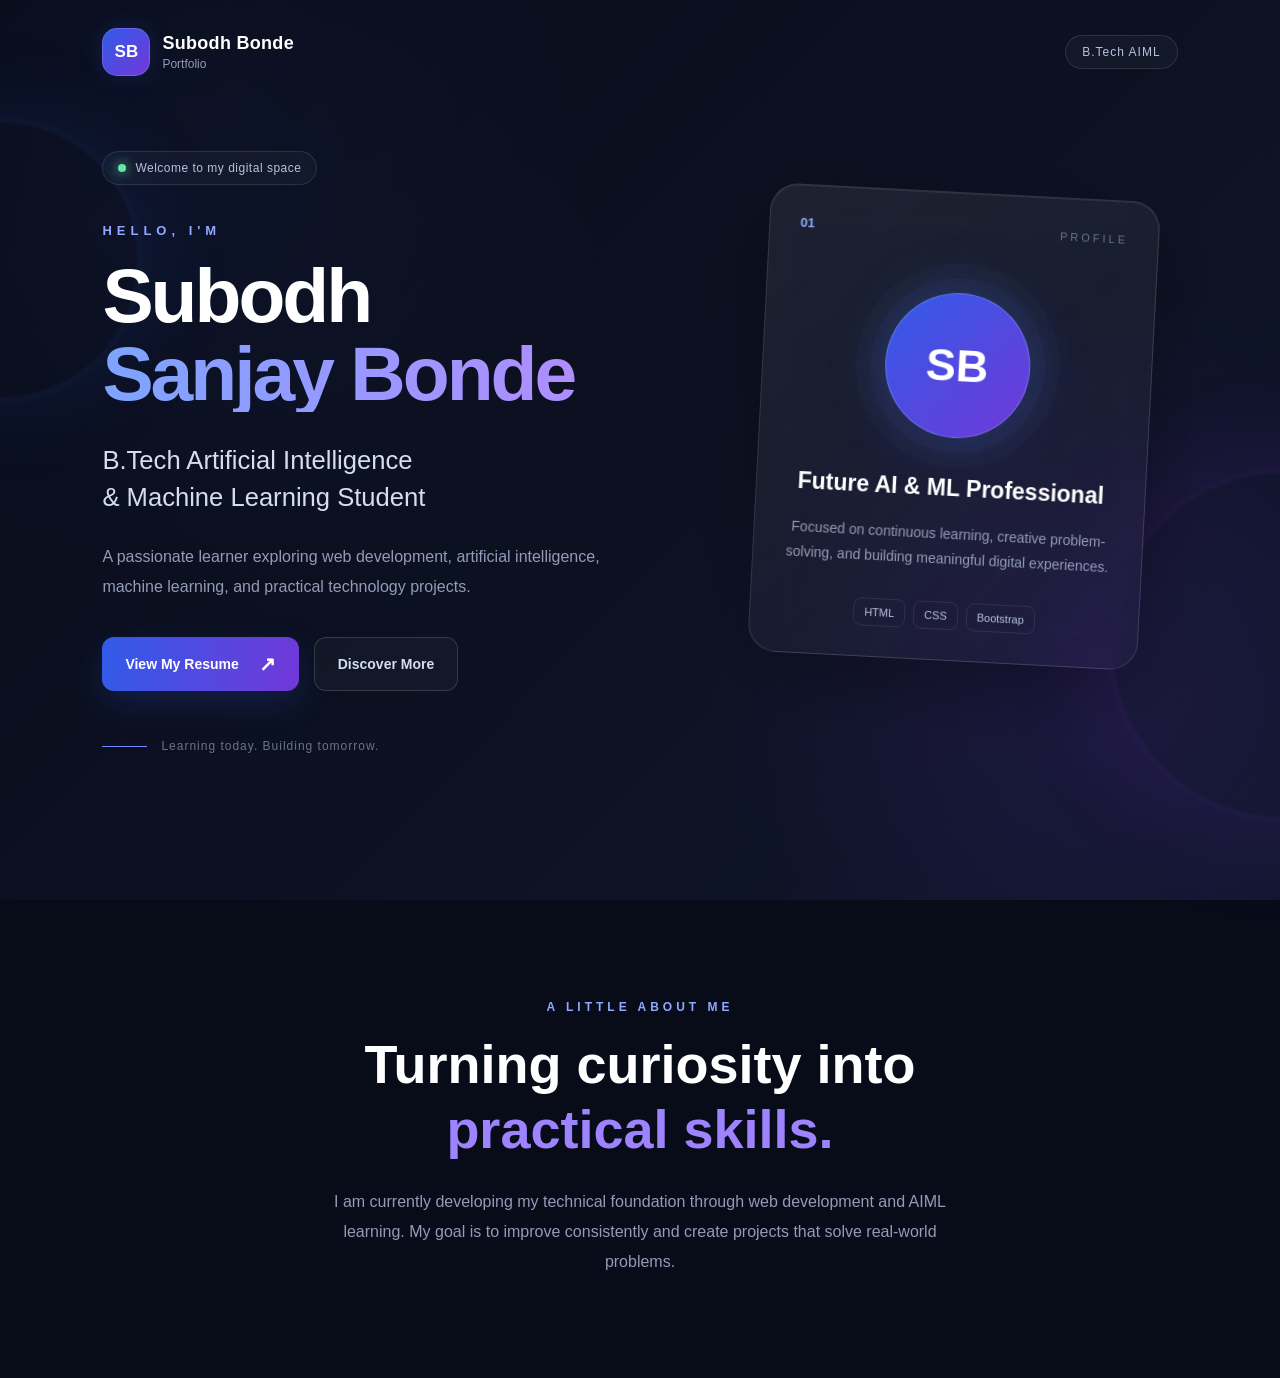
<file: index.html>
<!DOCTYPE html>
<html lang="en">
<head>
    <meta charset="UTF-8">
    <meta name="viewport" content="width=device-width, initial-scale=1.0">

    <title>Subodh Sanjay Bonde | AIML Student</title>

    <link rel="stylesheet" href="index-style.css">
</head>
<body>

    <div class="background-circle circle-one"></div>
    <div class="background-circle circle-two"></div>

    <header class="hero-section">

        <nav class="navbar">

            <a href="index.html" class="brand">
                <span class="brand-logo">SB</span>

                <span class="brand-text">
                    <strong>Subodh Bonde</strong>
                    <small>Portfolio</small>
                </span>
            </a>

            <span class="nav-status">
                B.Tech AIML
            </span>

        </nav>

        <main class="hero-container">

            <section class="hero-content">

                <div class="intro-badge">
                    <span class="status-dot"></span>
                    Welcome to my digital space
                </div>

                <p class="hero-label">HELLO, I'M</p>

                <h1>
                    Subodh
                    <span>Sanjay Bonde</span>
                </h1>

                <h2>
                    B.Tech Artificial Intelligence
                    <br>
                    & Machine Learning Student
                </h2>

                <p class="hero-description">
                    A passionate learner exploring web development,
                    artificial intelligence, machine learning, and
                    practical technology projects.
                </p>

                <div class="hero-buttons">
                    <a href="resume.html" class="primary-button">
                        View My Resume
                        <span>↗</span>
                    </a>

                    <a href="#about" class="secondary-button">
                        Discover More
                    </a>
                </div>

                <div class="hero-footer">
                    <span class="footer-line"></span>
                    <p>Learning today. Building tomorrow.</p>
                </div>

            </section>

            <section class="hero-visual">

                <div class="profile-card">

                    <div class="card-top">
                        <span class="card-number">01</span>
                        <span class="card-label">PROFILE</span>
                    </div>

                    <div class="profile-symbol">
                        SB
                    </div>

                    <h3>Future AI & ML Professional</h3>

                    <p>
                        Focused on continuous learning,
                        creative problem-solving, and building
                        meaningful digital experiences.
                    </p>

                    <div class="card-bottom">
                        <span>HTML</span>
                        <span>CSS</span>
                        <span>Bootstrap</span>
                    </div>

                </div>

            </section>

        </main>

    </header>

    <section class="about-preview" id="about">

        <p class="section-label">A LITTLE ABOUT ME</p>

        <h2>
            Turning curiosity into
            <span>practical skills.</span>
        </h2>

        <p>
            I am currently developing my technical foundation
            through web development and AIML learning.
            My goal is to improve consistently and create
            projects that solve real-world problems.
        </p>

    </section>

</body>
</html>
</file>
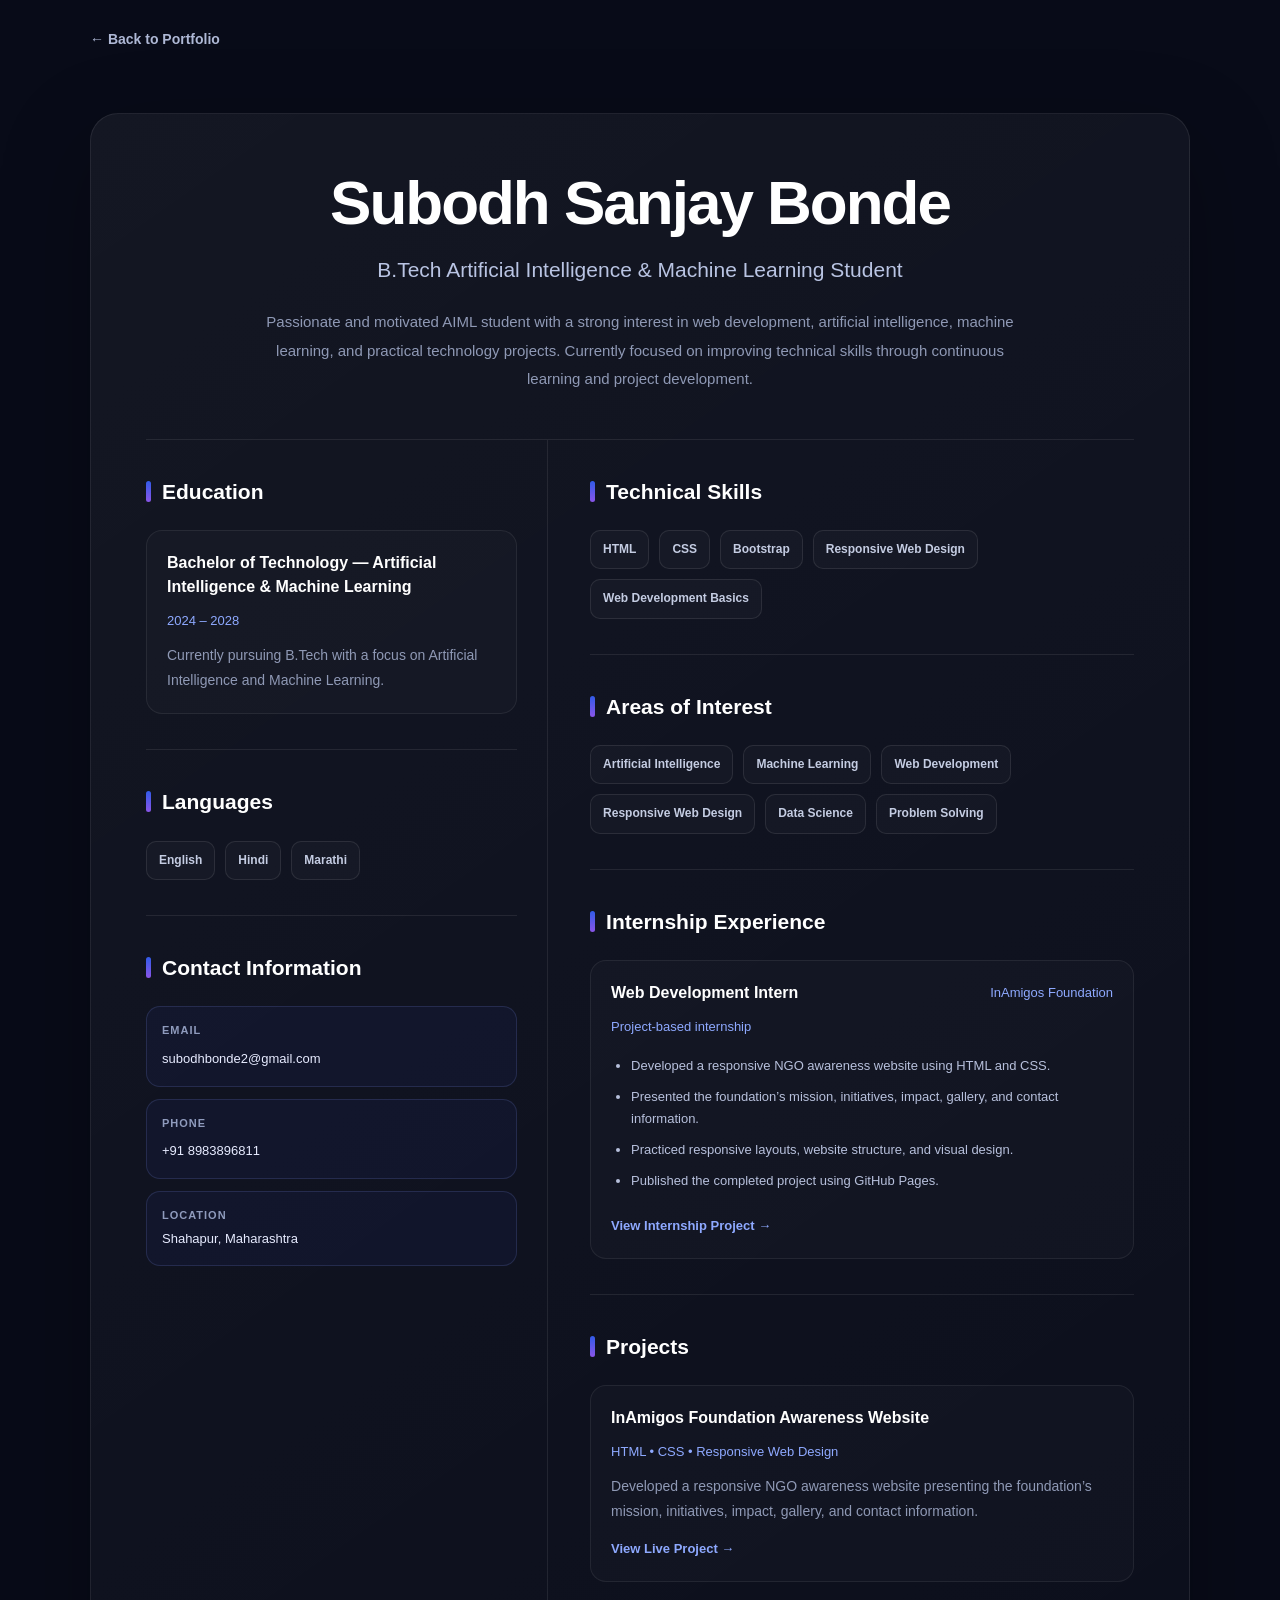
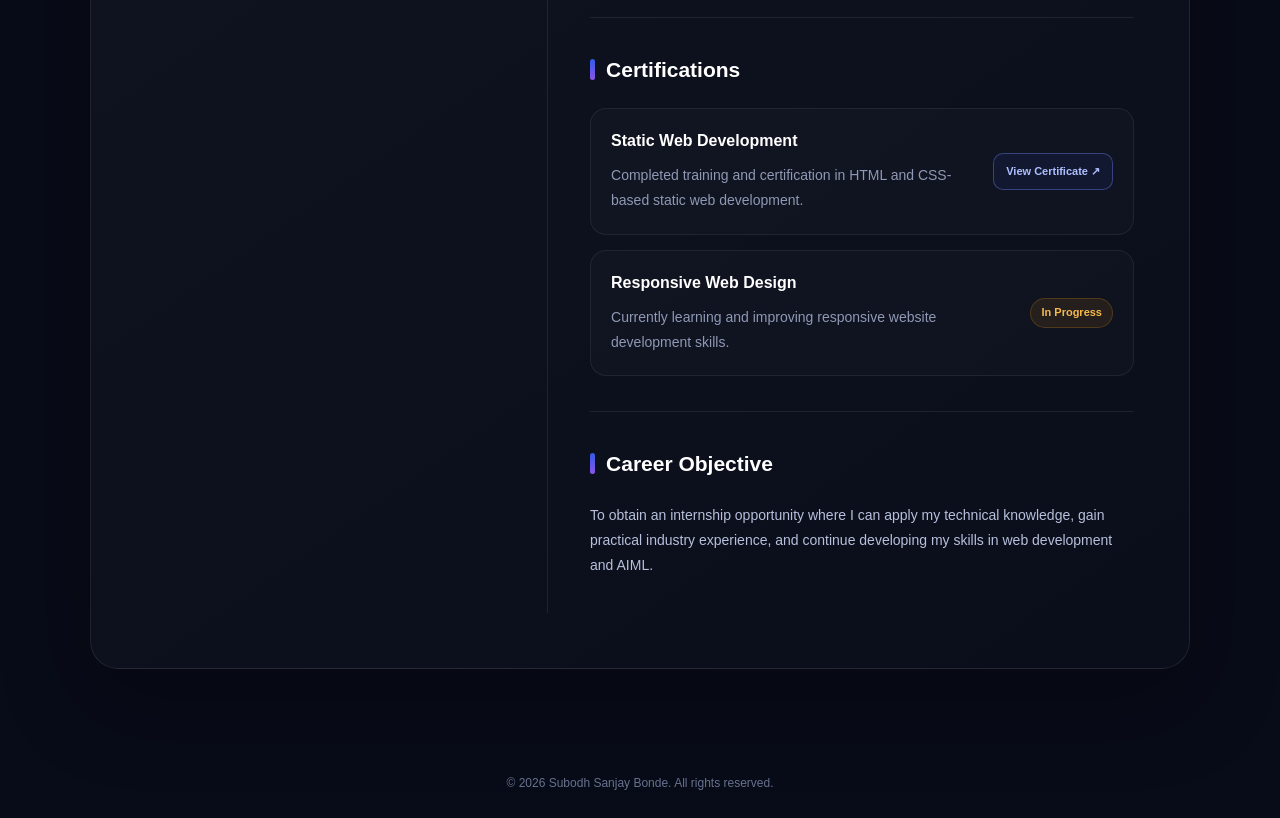
<file: resume.html>
<!DOCTYPE html>
<html lang="en">
<head>
    <meta charset="UTF-8">
    <meta name="viewport" content="width=device-width, initial-scale=1.0">

    <title>Subodh Sanjay Bonde | Resume</title>

    <link rel="stylesheet" href="resume.css">
</head>
<body>

    <header class="resume-header">

        <a href="index.html" class="back-button">
            ← Back to Portfolio
        </a>
    </header>

    <main class="resume-container">

        <!-- INTRO -->

        <section class="resume-intro">

            <h1>Subodh Sanjay Bonde</h1>

            <h2>
                B.Tech Artificial Intelligence &
                Machine Learning Student
            </h2>

            <p class="resume-summary">
                Passionate and motivated AIML student with a strong
                interest in web development, artificial intelligence,
                machine learning, and practical technology projects.
                Currently focused on improving technical skills
                through continuous learning and project development.
            </p>

        </section>


        <!-- TWO-COLUMN CONTENT -->

        <div class="resume-layout">

            <!-- LEFT COLUMN -->

            <div class="resume-column left-column">

                <!-- EDUCATION -->

                <section class="resume-section">

                    <h3>Education</h3>

                    <div class="resume-item">

                        <h4>
                            Bachelor of Technology —
                            Artificial Intelligence & Machine Learning
                        </h4>

                        <p class="resume-muted">
                            2024 – 2028
                        </p>

                        <p>
                            Currently pursuing B.Tech with a focus on
                            Artificial Intelligence and Machine Learning.
                        </p>

                    </div>

                </section>


                <!-- LANGUAGES -->

                <section class="resume-section">

                    <h3>Languages</h3>

                    <div class="language-list">
                        <span>English</span>
                        <span>Hindi</span>
                        <span>Marathi</span>
                    </div>

                </section>


                <!-- CONTACT -->

                <section class="resume-section contact-section">

                    <h3>Contact Information</h3>

                    <div class="contact-grid">

                        <div class="contact-item">

                            <span class="contact-label">Email</span>

                            <a href="mailto:subodhbonde2@gmail.com">
                                subodhbonde2@gmail.com
                            </a>

                        </div>

                        <div class="contact-item">

                            <span class="contact-label">Phone</span>

                            <a href="tel:+918983896811">
                                +91 8983896811
                            </a>

                        </div>

                        <div class="contact-item">

                            <span class="contact-label">Location</span>

                            <p>Shahapur, Maharashtra</p>

                        </div>

                    </div>

                </section>

            </div>


            <!-- RIGHT COLUMN -->

            <div class="resume-column right-column">

                <!-- TECHNICAL SKILLS -->

                <section class="resume-section">

                    <h3>Technical Skills</h3>

                    <div class="skills-list">
                        <span>HTML</span>
                        <span>CSS</span>
                        <span>Bootstrap</span>
                        <span>Responsive Web Design</span>
                        <span>Web Development Basics</span>
                    </div>

                </section>


                <!-- AREAS OF INTEREST -->

                <section class="resume-section">

                    <h3>Areas of Interest</h3>

                    <div class="interest-list">
                        <span>Artificial Intelligence</span>
                        <span>Machine Learning</span>
                        <span>Web Development</span>
                        <span>Responsive Web Design</span>
                        <span>Data Science</span>
                        <span>Problem Solving</span>
                    </div>

                </section>


                <!-- INTERNSHIP EXPERIENCE -->

                <section class="resume-section">

                    <h3>Internship Experience</h3>

                    <div class="resume-item">

                        <div class="experience-heading">

                            <h4>Web Development Intern</h4>

                            <span class="resume-muted">
                                InAmigos Foundation
                            </span>

                        </div>

                        <p class="resume-muted">
                            Project-based internship
                        </p>

                        <ul class="experience-points">

                            <li>
                                Developed a responsive NGO awareness
                                website using HTML and CSS.
                            </li>

                            <li>
                                Presented the foundation’s mission,
                                initiatives, impact, gallery, and
                                contact information.
                            </li>

                            <li>
                                Practiced responsive layouts,
                                website structure, and visual design.
                            </li>

                            <li>
                                Published the completed project
                                using GitHub Pages.
                            </li>

                        </ul>

                        <a
                            href="https://subodhbonde01.github.io/inamigos-foundation-awareness-project/"
                            target="_blank"
                            class="project-link">
                            View Internship Project →
                        </a>

                    </div>

                </section>


                <!-- PROJECTS -->

                <section class="resume-section">

                    <h3>Projects</h3>

                    <div class="resume-item">

                        <h4>
                            InAmigos Foundation Awareness Website
                        </h4>

                        <p class="resume-muted">
                            HTML • CSS • Responsive Web Design
                        </p>

                        <p>
                            Developed a responsive NGO awareness
                            website presenting the foundation’s
                            mission, initiatives, impact, gallery,
                            and contact information.
                        </p>

                        <a
                            href="https://subodhbonde01.github.io/inamigos-foundation-awareness-project/"
                            target="_blank"
                            class="project-link">
                            View Live Project →
                        </a>

                    </div>

                </section>


                <!-- CERTIFICATIONS -->

                <section class="resume-section">

                    <h3>Certifications</h3>

                    <div class="resume-item certification-item">

                        <div>

                            <h4>Static Web Development</h4>

                            <p>
                                Completed training and certification
                                in HTML and CSS-based static web
                                development.
                            </p>

                        </div>

                        <a
                            href="images/SWDC.jpeg"
                            target="_blank"
                            class="certificate-button">
                            View Certificate ↗
                        </a>

                    </div>

                    <div class="resume-item certification-item pending-certificate">

                        <div>

                            <h4>Responsive Web Design</h4>

                            <p>
                                Currently learning and improving
                                responsive website development skills.
                            </p>

                        </div>

                        <span class="pending-badge">
                            In Progress
                        </span>

                    </div>

                </section>


                <!-- CAREER OBJECTIVE -->

                <section class="resume-section">

                    <h3>Career Objective</h3>

                    <p class="objective-text">
                        To obtain an internship opportunity where I
                        can apply my technical knowledge, gain
                        practical industry experience, and continue
                        developing my skills in web development and AIML.
                    </p>

                </section>

            </div>

        </div>

    </main>


    <footer class="resume-footer">

        <p>
            © 2026 Subodh Sanjay Bonde. All rights reserved.
        </p>

    </footer>

</body>
</html>
</file>
<file: index-style.css>
/* ---------- Reset ---------- */

* {
    margin: 0;
    padding: 0;
    box-sizing: border-box;
}

html {
    scroll-behavior: smooth;
}

body {
    font-family: "Segoe UI", Arial, sans-serif;
    background: #080b18;
    color: #ffffff;
    overflow-x: hidden;
}


/* ---------- Background ---------- */

body::before {
    content: "";
    position: fixed;
    inset: 0;
    background:
        radial-gradient(circle at 15% 20%, #263b801f, transparent 32%),
        radial-gradient(circle at 85% 75%, #7c3aed20, transparent 30%),
        linear-gradient(135deg, #080b18, #10162b);
    z-index: -3;
}

.background-circle {
    position: fixed;
    border-radius: 50%;
    filter: blur(2px);
    pointer-events: none;
    z-index: -2;
}

.circle-one {
    width: 280px;
    height: 280px;
    top: 120px;
    left: -140px;
    border: 1px solid #4f8cff45;
    box-shadow: 0 0 100px #2563eb22;
}

.circle-two {
    width: 350px;
    height: 350px;
    right: -180px;
    bottom: 80px;
    border: 1px solid #a855f745;
    box-shadow: 0 0 120px #9333ea22;
}


/* ---------- Hero Section ---------- */

.hero-section {
    min-height: 100vh;
    padding: 28px 8%;
    position: relative;
}


/* ---------- Navbar ---------- */

.navbar {
    max-width: 1250px;
    margin: 0 auto;
    display: flex;
    align-items: center;
    justify-content: space-between;
}

.brand {
    display: flex;
    align-items: center;
    gap: 12px;
    color: white;
    text-decoration: none;
}

.brand-logo {
    width: 48px;
    height: 48px;
    display: flex;
    align-items: center;
    justify-content: center;
    border: 1px solid #7895ff70;
    border-radius: 15px;
    background: linear-gradient(135deg, #315be8, #7138d8);
    box-shadow: 0 0 25px #315be833;
    font-size: 17px;
    font-weight: 800;
}

.brand-text {
    display: flex;
    flex-direction: column;
    gap: 3px;
}

.brand-text strong {
    font-size: 18px;
    letter-spacing: 0.3px;
}

.brand-text small {
    color: #929bb8;
    font-size: 12px;
}

.nav-status {
    padding: 9px 16px;
    border: 1px solid #ffffff1c;
    border-radius: 30px;
    background: #ffffff08;
    color: #b8c2e0;
    font-size: 12px;
    letter-spacing: 1px;
}


/* ---------- Hero Layout ---------- */

.hero-container {
    max-width: 1250px;
    min-height: 78vh;
    margin: 0 auto;
    display: grid;
    grid-template-columns: 1.1fr 0.9fr;
    align-items: center;
    gap: 80px;
}

.hero-content {
    padding-top: 50px;
}

.intro-badge {
    display: inline-flex;
    align-items: center;
    gap: 9px;
    padding: 9px 15px;
    border: 1px solid #ffffff1c;
    border-radius: 30px;
    background: #ffffff08;
    color: #b7c1df;
    font-size: 12px;
    letter-spacing: 0.5px;
}

.status-dot {
    width: 8px;
    height: 8px;
    border-radius: 50%;
    background: #65e6a5;
    box-shadow: 0 0 12px #65e6a5;
}

.hero-label {
    margin-top: 38px;
    margin-bottom: 18px;
    color: #8ea9ff;
    font-size: 13px;
    font-weight: 700;
    letter-spacing: 5px;
}

.hero-content h1 {
    font-size: clamp(48px, 6vw, 86px);
    line-height: 1.02;
    font-weight: 800;
    letter-spacing: -3px;
}

.hero-content h1 span {
    display: block;
    background: linear-gradient(90deg, #7ea4ff, #b78aff);
    -webkit-background-clip: text;
    background-clip: text;
    color: transparent;
}

.hero-content h2 {
    margin-top: 30px;
    color: #d6dcf1;
    font-size: clamp(19px, 2vw, 27px);
    line-height: 1.45;
    font-weight: 500;
}

.hero-description {
    max-width: 560px;
    margin-top: 25px;
    color: #929bb8;
    font-size: 16px;
    line-height: 1.9;
}


/* ---------- Buttons ---------- */

.hero-buttons {
    display: flex;
    flex-wrap: wrap;
    gap: 15px;
    margin-top: 35px;
}

.primary-button,
.secondary-button {
    display: inline-flex;
    align-items: center;
    justify-content: center;
    gap: 20px;
    padding: 15px 23px;
    border-radius: 12px;
    text-decoration: none;
    font-size: 14px;
    font-weight: 700;
    transition: 0.3s ease;
}

.primary-button {
    background: linear-gradient(100deg, #315be8, #7138d8);
    color: white;
    box-shadow: 0 12px 35px #315be833;
}

.primary-button span {
    font-size: 20px;
}

.primary-button:hover {
    transform: translateY(-4px);
    box-shadow: 0 16px 40px #315be855;
}

.secondary-button {
    border: 1px solid #ffffff25;
    background: #ffffff08;
    color: #d6dcf1;
}

.secondary-button:hover {
    border-color: #8ea9ff;
    background: #8ea9ff12;
    transform: translateY(-4px);
}


/* ---------- Hero Footer ---------- */

.hero-footer {
    display: flex;
    align-items: center;
    gap: 14px;
    margin-top: 48px;
}

.footer-line {
    width: 45px;
    height: 1px;
    background: #718cff;
}

.hero-footer p {
    color: #69738f;
    font-size: 12px;
    letter-spacing: 1px;
}


/* ---------- Profile Card ---------- */

.hero-visual {
    display: flex;
    justify-content: center;
}

.profile-card {
    width: 100%;
    max-width: 390px;
    padding: 30px;
    border: 1px solid #ffffff20;
    border-radius: 28px;
    background:
        linear-gradient(145deg, #ffffff12, #ffffff03);
    box-shadow:
        0 25px 80px #00000050,
        inset 0 1px 0 #ffffff12;
    backdrop-filter: blur(18px);
    transform: rotate(3deg);
    transition: 0.4s ease;
}

.profile-card:hover {
    transform: rotate(0deg) translateY(-8px);
}

.card-top,
.card-bottom {
    display: flex;
    align-items: center;
    justify-content: space-between;
}

.card-number {
    color: #8ea9ff;
    font-size: 13px;
    font-weight: 700;
}

.card-label {
    color: #69738f;
    font-size: 11px;
    letter-spacing: 3px;
}

.profile-symbol {
    width: 145px;
    height: 145px;
    margin: 55px auto 35px;
    display: flex;
    align-items: center;
    justify-content: center;
    border: 1px solid #8ea9ff70;
    border-radius: 50%;
    background: linear-gradient(135deg, #315be8, #7138d8);
    box-shadow:
        0 0 0 15px #8ea9ff08,
        0 0 0 30px #8ea9ff04,
        0 0 60px #315be855;
    font-size: 45px;
    font-weight: 800;
}

.profile-card h3 {
    text-align: center;
    color: #ffffff;
    font-size: 23px;
    line-height: 1.35;
}

.profile-card p {
    margin-top: 18px;
    color: #929bb8;
    text-align: center;
    font-size: 14px;
    line-height: 1.8;
}

.card-bottom {
    justify-content: center;
    flex-wrap: wrap;
    gap: 8px;
    margin-top: 30px;
}

.card-bottom span {
    padding: 7px 10px;
    border: 1px solid #ffffff18;
    border-radius: 8px;
    color: #b7c1df;
    font-size: 11px;
}


/* ---------- About Preview ---------- */

.about-preview {
    max-width: 850px;
    margin: 0 auto;
    padding: 100px 8%;
    text-align: center;
}

.section-label {
    color: #8ea9ff;
    font-size: 12px;
    font-weight: 700;
    letter-spacing: 4px;
}

.about-preview h2 {
    margin-top: 18px;
    font-size: clamp(32px, 5vw, 54px);
    line-height: 1.2;
}

.about-preview h2 span {
    display: block;
    color: #9e83ff;
}

.about-preview p:last-child {
    margin-top: 25px;
    color: #929bb8;
    font-size: 16px;
    line-height: 1.9;
}


/* ---------- Responsive Design ---------- */

@media (max-width: 850px) {

    .hero-section {
        padding: 24px 6%;
    }

    .hero-container {
        grid-template-columns: 1fr;
        gap: 55px;
        padding-top: 70px;
    }

    .hero-content {
        padding-top: 0;
        text-align: center;
    }

    .hero-label {
        margin-top: 30px;
    }

    .hero-content h1 {
        letter-spacing: -1.5px;
    }

    .hero-description {
        margin-left: auto;
        margin-right: auto;
    }

    .hero-buttons,
    .hero-footer {
        justify-content: center;
    }

    .profile-card {
        transform: none;
    }

    .profile-card:hover {
        transform: translateY(-5px);
    }

    .nav-status {
        display: none;
    }
}

@media (max-width: 500px) {

    .brand-logo {
        width: 43px;
        height: 43px;
        border-radius: 13px;
    }

    .brand-text strong {
        font-size: 16px;
    }

    .hero-container {
        padding-top: 55px;
    }

    .intro-badge {
        font-size: 10px;
    }

    .hero-label {
        font-size: 11px;
        letter-spacing: 3px;
    }

    .hero-content h1 {
        font-size: 48px;
        line-height: 1.08;
    }

    .hero-content h2 {
        font-size: 18px;
    }

    .hero-description {
        font-size: 14px;
    }

    .hero-buttons {
        flex-direction: column;
        align-items: center;
    }

    .primary-button,
    .secondary-button {
        width: 100%;
        max-width: 280px;
    }

    .profile-card {
        padding: 24px;
        border-radius: 22px;
    }

    .profile-symbol {
        width: 115px;
        height: 115px;
        margin-top: 40px;
        font-size: 36px;
    }

    .profile-card h3 {
        font-size: 21px;
    }

    .about-preview {
        padding-top: 65px;
    }
}
</file>
<file: resume.css>
/* ---------- RESET ---------- */

* {
    margin: 0;
    padding: 0;
    box-sizing: border-box;
}

body {
    font-family: "Segoe UI", Arial, sans-serif;
    background: #080b18;
    color: #ffffff;
    line-height: 1.6;
}


/* ---------- HEADER ---------- */

.resume-header {
    width: min(100% - 40px, 1100px);
    margin: auto;
    padding: 28px 0;
    display: flex;
    align-items: center;
    justify-content: space-between;
    gap: 20px;
}

.back-button,
.download-button {
    text-decoration: none;
    font-size: 14px;
    font-weight: 600;
    transition: 0.3s ease;
}

.back-button {
    color: #aeb8d5;
}

.back-button:hover {
    color: #8ea9ff;
}

.download-button {
    padding: 11px 18px;
    border: 1px solid #ffffff25;
    border-radius: 10px;
    color: #ffffff;
    background: #ffffff08;
}

.download-button:hover {
    background: #315be8;
    border-color: #315be8;
    transform: translateY(-2px);
}


/* ---------- MAIN CONTAINER ---------- */

.resume-container {
    width: min(100% - 40px, 1100px);
    margin: 35px auto 80px;
    padding: 55px;
    border: 1px solid #ffffff15;
    border-radius: 28px;
    background: linear-gradient(145deg, #ffffff0d, #ffffff03);
    box-shadow: 0 30px 90px #00000045;
}


/* ---------- INTRO ---------- */

.resume-intro {
    padding-bottom: 45px;
    text-align: center;
    border-bottom: 1px solid #ffffff15;
}

.resume-label {
    margin-bottom: 15px;
    color: #8ea9ff;
    font-size: 11px;
    font-weight: 700;
    letter-spacing: 4px;
}

.resume-intro h1 {
    font-size: clamp(38px, 5vw, 62px);
    line-height: 1.1;
    letter-spacing: -2px;
}

.resume-intro h2 {
    margin-top: 15px;
    color: #b9c4e3;
    font-size: 21px;
    font-weight: 500;
}

.resume-summary {
    max-width: 750px;
    margin: 22px auto 0;
    color: #8f99b5;
    font-size: 15px;
    line-height: 1.9;
}


/* ---------- TWO-COLUMN LAYOUT ---------- */

.resume-layout {
    display: grid;
    grid-template-columns: 0.85fr 1.15fr;
    gap: 42px;
}

.resume-column {
    min-width: 0;
}

.left-column {
    padding-right: 30px;
    border-right: 1px solid #ffffff15;
}

.right-column {
    padding-left: 0;
}


/* ---------- SECTIONS ---------- */

.resume-section {
    padding: 35px 0;
    border-bottom: 1px solid #ffffff15;
}

.resume-section:last-child {
    border-bottom: none;
}

.resume-section h3 {
    margin-bottom: 22px;
    color: #ffffff;
    font-size: 21px;
}

.resume-section h3::before {
    content: "";
    display: inline-block;
    width: 5px;
    height: 21px;
    margin-right: 11px;
    vertical-align: -3px;
    border-radius: 5px;
    background: linear-gradient(#315be8, #8a55e8);
}


/* ---------- RESUME ITEMS ---------- */

.resume-item {
    padding: 20px;
    border: 1px solid #ffffff12;
    border-radius: 16px;
    background: #ffffff05;
    transition: 0.3s ease;
}

.resume-item + .resume-item {
    margin-top: 15px;
}

.resume-item:hover {
    border-color: #718cff45;
    transform: translateY(-3px);
}

.resume-item h4 {
    color: #ffffff;
    font-size: 16px;
    line-height: 1.5;
}

.resume-item p {
    margin-top: 10px;
    color: #8f99b5;
    font-size: 14px;
    line-height: 1.8;
}

.resume-muted {
    color: #8ea9ff !important;
    font-size: 13px !important;
}


/* ---------- SKILLS ---------- */

.skills-list,
.interest-list,
.language-list {
    display: flex;
    flex-wrap: wrap;
    gap: 10px;
}

.skills-list span,
.interest-list span,
.language-list span {
    padding: 9px 12px;
    border: 1px solid #ffffff18;
    border-radius: 10px;
    background: #ffffff06;
    color: #c4cce2;
    font-size: 12px;
    font-weight: 600;
    transition: 0.3s ease;
}

.skills-list span:hover,
.interest-list span:hover,
.language-list span:hover {
    background: #315be820;
    border-color: #718cff60;
    transform: translateY(-2px);
}


/* ---------- INTERNSHIP ---------- */

.experience-heading {
    display: flex;
    align-items: center;
    justify-content: space-between;
    gap: 12px;
    flex-wrap: wrap;
}

.experience-heading h4 {
    margin: 0;
}

.experience-points {
    margin: 16px 0 0;
    padding-left: 20px;
    color: #b7c0dc;
    font-size: 13px;
}

.experience-points li {
    margin-bottom: 9px;
    line-height: 1.7;
}


/* ---------- PROJECT LINK ---------- */

.project-link {
    display: inline-block;
    margin-top: 15px;
    color: #8ea9ff;
    text-decoration: none;
    font-size: 13px;
    font-weight: 600;
}

.project-link:hover {
    color: #b78aff;
}


/* ---------- CERTIFICATE BUTTON ---------- */

.certification-item {
    display: flex;
    align-items: center;
    justify-content: space-between;
    gap: 18px;
}

.certificate-button {
    flex-shrink: 0;
    padding: 9px 12px;
    border: 1px solid #718cff60;
    border-radius: 10px;
    background: #315be815;
    color: #aebfff;
    text-decoration: none;
    font-size: 11px;
    font-weight: 700;
    transition: 0.3s ease;
}

.certificate-button:hover {
    background: #315be8;
    color: #ffffff;
    transform: translateY(-2px);
}


/* ---------- PENDING CERTIFICATE ---------- */

.pending-certificate {
    position: relative;
}

.pending-badge {
    display: inline-block;
    flex-shrink: 0;
    padding: 5px 10px;
    border: 1px solid #f59e0b35;
    border-radius: 20px;
    background: #f59e0b18;
    color: #f5b94c;
    font-size: 11px;
    font-weight: 700;
}


/* ---------- CONTACT INFORMATION ---------- */

.contact-grid {
    display: grid;
    grid-template-columns: 1fr;
    gap: 12px;
}

.contact-item {
    padding: 15px;
    border: 1px solid rgba(139, 157, 255, 0.16);
    border-radius: 14px;
    background: rgba(49, 91, 232, 0.06);
}

.contact-label {
    display: block;
    margin-bottom: 5px;
    color: #8f9bbd;
    font-size: 11px;
    font-weight: 700;
    text-transform: uppercase;
    letter-spacing: 1px;
}

.contact-item p,
.contact-item a {
    margin: 0;
    color: #e7ebff;
    font-size: 13px;
    text-decoration: none;
    overflow-wrap: anywhere;
}

.contact-item a:hover {
    color: #9eb0ff;
}


/* ---------- OBJECTIVE ---------- */

.objective-text {
    color: #b7c0dc;
    font-size: 14px;
    line-height: 1.8;
}


/* ---------- FOOTER ---------- */

.resume-footer {
    padding: 25px;
    text-align: center;
    color: #68728e;
    font-size: 12px;
}


/* ---------- TABLET ---------- */

@media (max-width: 850px) {

    .resume-container {
        padding: 40px;
    }

    .resume-layout {
        grid-template-columns: 1fr;
        gap: 0;
    }

    .left-column {
        padding-right: 0;
        border-right: none;
    }

    .right-column {
        padding-left: 0;
    }

}


/* ---------- MOBILE ---------- */

@media (max-width: 600px) {

    .resume-header {
        width: calc(100% - 24px);
        padding: 20px 0;
    }

    .back-button,
    .download-button {
        font-size: 12px;
    }

    .download-button {
        padding: 9px 12px;
    }

    .resume-container {
        width: calc(100% - 24px);
        margin-top: 25px;
        padding: 30px 20px;
        border-radius: 22px;
    }

    .resume-intro {
        padding-bottom: 32px;
    }

    .resume-intro h1 {
        font-size: 38px;
        letter-spacing: -1px;
    }

    .resume-intro h2 {
        font-size: 17px;
        line-height: 1.5;
    }

    .resume-summary {
        font-size: 13px;
        line-height: 1.8;
    }

    .resume-section {
        padding: 28px 0;
    }

    .resume-section h3 {
        font-size: 19px;
    }

    .resume-item {
        padding: 17px;
    }

    .resume-item h4 {
        font-size: 15px;
    }

    .certification-item {
        align-items: flex-start;
        flex-direction: column;
    }

    .certificate-button {
        width: 100%;
        text-align: center;
    }

    .experience-heading {
        align-items: flex-start;
        flex-direction: column;
    }

    .skills-list span,
    .interest-list span,
    .language-list span {
        padding: 8px 10px;
        font-size: 11px;
    }

}

/* ---------- MOBILE SECTION ORDER ---------- */

@media (max-width: 850px) {

    .resume-layout {
        display: flex;
        flex-direction: column;
    }

    .left-column,
    .right-column {
        display: contents;
    }

    .contact-section {
        order: 99;
    }

}
</file>
